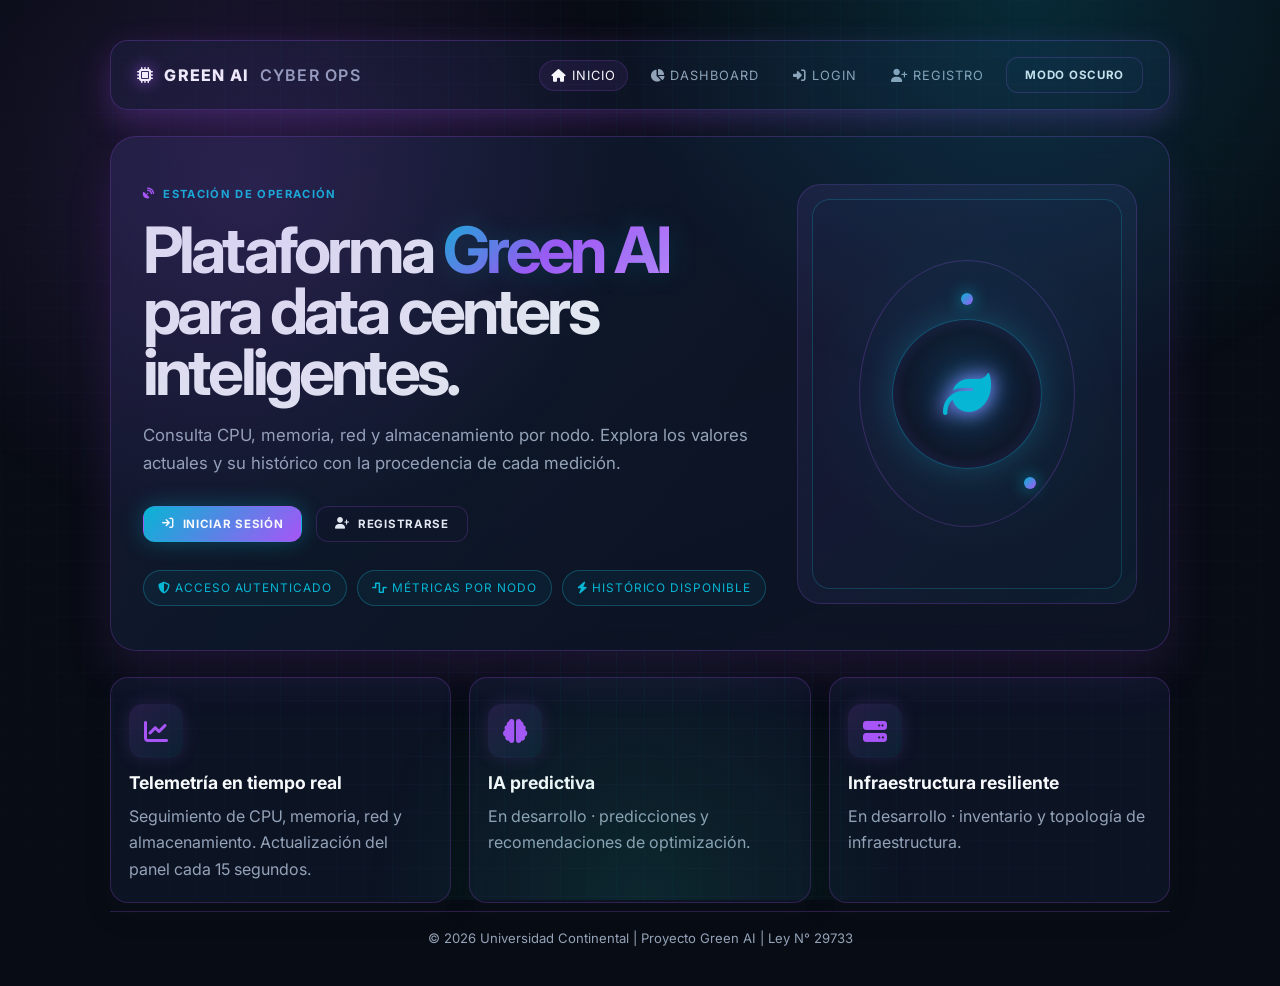
<file: index.html>
<!DOCTYPE html>
<html lang="es">
<head>
  <meta charset="UTF-8" />
  <meta name="viewport" content="width=device-width, initial-scale=1.0" />
  <title>Green AI | Cyber Fleet</title>
  <link rel="preconnect" href="https://fonts.googleapis.com">
  <link rel="preconnect" href="https://fonts.gstatic.com" crossorigin>
  <link href="https://fonts.googleapis.com/css2?family=Inter:wght@400;500;600;700;800&family=Fira+Code:wght@400;500;600;700&display=swap" rel="stylesheet">
  <link rel="stylesheet" href="https://cdnjs.cloudflare.com/ajax/libs/font-awesome/6.4.0/css/all.min.css" />
  <link rel="stylesheet" href="styles.css" />
  <script>try{if(localStorage.getItem('greenai-theme')==='light'){document.documentElement.classList.add('light-mode');}}catch(e){}</script>
  <link rel="icon" type="image/svg+xml" href="favicon.svg" />
</head>
<body class="landing-page page-shell">

    <div class="landing-container">
        <!-- Navegación Superior -->
        <nav class="navbar">
            <div class="nav-brand">
                <i class="fa-solid fa-microchip neon-icon"></i>
                Green AI <span>Cyber Ops</span>
            </div>
            <div class="nav-links">
                <a class="nav-link active" href="index.html"><i class="fa-solid fa-house"></i> Inicio</a>
                <a class="nav-link" href="dashboard.html"><i class="fa-solid fa-chart-pie"></i> Dashboard</a>
                <a class="nav-link" href="login.html"><i class="fa-solid fa-right-to-bracket"></i> Login</a>
                <a class="nav-link" href="register.html"><i class="fa-solid fa-user-plus"></i> Registro</a>
                <button id="theme-toggle" class="btn btn-secondary" type="button" role="switch" aria-checked="false" aria-label="Activar modo claro">Tema claro</button>
            </div>
        </nav>

        <!-- Tarjeta Principal (Hero) -->
        <main class="hero-panel glass-panel">
            <div class="hero-layout">
                <div>
                    <div class="eyebrow"><i class="fa-solid fa-satellite-dish"></i> Estación de operación</div>
                    <h1 class="hero-title">Plataforma <span class="highlight">Green AI</span> para data centers inteligentes.</h1>
                    <p class="hero-subtitle">
                        Consulta CPU, memoria, red y almacenamiento por nodo. Explora los valores actuales y su histórico con la procedencia de cada medición.
                    </p>

                    <div class="hero-actions">
                        <a class="btn btn-primary neon-glow" href="login.html"><i class="fa-solid fa-arrow-right-to-bracket"></i> Iniciar sesión</a>
                        <a class="btn btn-secondary" href="register.html"><i class="fa-solid fa-user-plus"></i> Registrarse</a>
                    </div>

                    <div class="hero-badges" aria-label="Indicadores de plataforma">
                        <span class="hero-stat"><i class="fa-solid fa-shield-halved"></i> Acceso autenticado</span>
                        <span class="hero-stat"><i class="fa-solid fa-wave-square"></i> Métricas por nodo</span>
                        <span class="hero-stat"><i class="fa-solid fa-bolt"></i> Histórico disponible</span>
                    </div>
                </div>

                <div class="hero-visual" aria-label="Visualización futurista">
                    <div class="hero-orbit"></div>
                    <div class="center-core"><i class="fa-solid fa-leaf neon-icon"></i></div>
                </div>
            </div>
        </main>

        <!-- Sección de Características -->
        <section class="feature-grid" aria-label="Características">
            <article class="feature-card">
                <div class="feature-icon"><i class="fa-solid fa-chart-line"></i></div>
                <h3>Telemetría en tiempo real</h3>
                <p>Seguimiento de CPU, memoria, red y almacenamiento. Actualización del panel cada 15 segundos.</p>
            </article>

            <article class="feature-card">
                <div class="feature-icon"><i class="fa-solid fa-brain"></i></div>
                <h3>IA predictiva</h3>
                <p>En desarrollo · predicciones y recomendaciones de optimización.</p>
            </article>

            <article class="feature-card">
                <div class="feature-icon"><i class="fa-solid fa-server"></i></div>
                <h3>Infraestructura resiliente</h3>
                <p>En desarrollo · inventario y topología de infraestructura.</p>
            </article>
        </section>

        <!-- Pie de página -->
        <footer>
            © 2026 Universidad Continental | Proyecto Green AI | Ley N° 29733
        </footer>
    </div>

    <script src="appearance.js"></script>
</body>
</html>
</file>
<file: styles.css>
/* ==================================================================
   VARIABLES GLOBALES & TEMAS
   ================================================================== */
:root {
  --bg-primary: #080C14;
  --bg-secondary: #0F172A;
  --bg-panel: rgba(15, 23, 42, 0.75);
  --bg-panel-strong: rgba(15, 23, 42, 0.9);
  --border-soft: rgba(168, 85, 247, 0.25);
  --border-cyan: rgba(34, 211, 238, 0.35);
  --border-green: rgba(16, 185, 129, 0.35);
  --neon-purple: #A855F7;
  --neon-purple-strong: #9333EA;
  --neon-cyan: #06B6D4;
  --neon-cyan-strong: #22D3EE;
  --neon-green: #10B981;
  --neon-amber: #F59E0B;
  --neon-red: #EF4444;
  --text-main: #E2E8F0;
  --text-strong: #F8FAFC;
  --text-muted: #94A3B8;
  --shadow-purple: rgba(168, 85, 247, 0.25);
  --shadow-cyan: rgba(6, 182, 212, 0.35);
  --shadow-green: rgba(16, 185, 129, 0.3);
  --shadow-amber: rgba(245, 158, 11, 0.3);
  --mono: 'Fira Code', 'JetBrains Mono', 'Consolas', monospace;
  --sans: 'Inter', 'Segoe UI', 'Roboto', sans-serif;
  --radius: 18px;
  --radius-sm: 12px;
  --transition: 0.25s ease;

  /* Superficies (respetan tema oscuro/claro) */
  --surface: rgba(15, 23, 42, 0.76);
  --surface-strong: rgba(15, 23, 42, 0.9);
  --surface-soft: rgba(8, 12, 20, 0.36);
  --input-bg: rgba(8, 12, 20, 0.8);
  --chart-bg: linear-gradient(180deg, rgba(8, 12, 20, 0.35), rgba(15, 23, 42, 0.18));
  --network-bg: linear-gradient(180deg, rgba(8, 12, 20, 0.82), rgba(15, 23, 42, 0.9));
  --hero-bg: linear-gradient(160deg, rgba(15, 23, 42, 0.9), rgba(15, 23, 42, 0.72));
}

/* Paleta Modo Claro */
html.light-mode {
  --bg-primary: #F1F5F9;
  --bg-secondary: #FFFFFF;
  --bg-panel: rgba(255, 255, 255, 0.82);
  --bg-panel-strong: rgba(255, 255, 255, 0.97);

  --border-soft: rgba(100, 116, 139, 0.22);
  --border-cyan: rgba(8, 145, 178, 0.4);
  --border-green: rgba(5, 150, 105, 0.4);

  --neon-purple: #7C3AED;
  --neon-purple-strong: #6D28D9;
  --neon-cyan: #0891B2;
  --neon-cyan-strong: #06B6D4;
  --neon-green: #059669;
  --neon-amber: #B45309;
  --neon-red: #DC2626;

  --text-main: #1E293B;
  --text-strong: #0F172A;
  --text-muted: #64748B;

  --shadow-purple: rgba(100, 116, 139, 0.2);
  --shadow-cyan: rgba(8, 145, 178, 0.28);
  --shadow-green: rgba(5, 150, 105, 0.26);
  --shadow-amber: rgba(180, 83, 9, 0.28);

  --surface: #FFFFFF;
  --surface-strong: #FFFFFF;
  --surface-soft: rgba(241, 245, 249, 0.9);
  --input-bg: #FFFFFF;
  --chart-bg: linear-gradient(180deg, rgba(241, 245, 249, 0.6), rgba(255, 255, 255, 0.5));
  --network-bg: linear-gradient(180deg, rgba(241, 245, 249, 0.92), rgba(255, 255, 255, 0.96));
  --hero-bg: linear-gradient(160deg, #FFFFFF, rgba(241, 245, 249, 0.9));
}

html.light-mode body::before {
  background-image:
    linear-gradient(rgba(100, 116, 139, 0.05) 1px, transparent 1px),
    linear-gradient(90deg, rgba(100, 116, 139, 0.05) 1px, transparent 1px);
}

html.light-mode body::after {
  background: radial-gradient(circle at 20% 20%, rgba(124, 58, 237, 0.06), transparent 30%),
    radial-gradient(circle at 80% 0%, rgba(8, 145, 178, 0.07), transparent 30%),
    radial-gradient(circle at 50% 100%, rgba(5, 150, 105, 0.06), transparent 25%);
}

/* ==================================================================
   ESTILOS GENERALES
   ================================================================== */
* {
  box-sizing: border-box;
}

html {
  scroll-behavior: smooth;
}

body {
  margin: 0;
  min-height: 100vh;
  background: var(--bg-primary);
  color: var(--text-main);
  font-family: var(--sans);
  position: relative;
  overflow-x: hidden;
}

body::before {
  content: "";
  position: fixed;
  inset: 0;
  background-image:
    linear-gradient(rgba(168, 85, 247, 0.06) 1px, transparent 1px),
    linear-gradient(90deg, rgba(6, 182, 212, 0.06) 1px, transparent 1px);
  background-size: 28px 28px;
  mask-image: radial-gradient(circle at center, rgba(0,0,0,1), rgba(0,0,0,0.2));
  pointer-events: none;
  z-index: 0;
}

body::after {
  content: "";
  position: fixed;
  inset: 0;
  background: radial-gradient(circle at 20% 20%, rgba(168, 85, 247, 0.16), transparent 30%),
    radial-gradient(circle at 80% 0%, rgba(6, 182, 212, 0.18), transparent 30%),
    radial-gradient(circle at 50% 100%, rgba(16, 185, 129, 0.12), transparent 25%);
  pointer-events: none;
  z-index: 0;
}

img, svg, canvas {
  display: block;
  max-width: 100%;
}

a {
  color: inherit;
  text-decoration: none;
}

button, input, select {
  font: inherit;
}

.mono {
  font-family: var(--mono);
}

.glass-panel {
  background: var(--bg-panel);
  backdrop-filter: blur(16px);
  border: 1px solid var(--border-soft);
  box-shadow: 0 8px 32px 0 var(--shadow-purple);
}

.neon-glow {
  box-shadow: 0 0 20px rgba(6, 182, 212, 0.55);
}

.neon-icon {
  filter: drop-shadow(0 0 8px rgba(168, 85, 247, 0.85));
}

.status-dot {
  display: inline-flex;
  align-items: center;
  justify-content: center;
  width: 10px;
  height: 10px;
  border-radius: 50%;
  background: var(--neon-green);
  box-shadow: 0 0 14px rgba(16, 185, 129, 0.9);
}

.page-shell {
  position: relative;
  z-index: 1;
}

.topbar {
  width: min(1280px, calc(100% - 32px));
  margin: 28px auto 24px;
  display: flex;
  align-items: center;
  justify-content: space-between;
  gap: 16px;
  padding: 18px 26px;
  border-radius: var(--radius);
  background: rgba(15, 23, 42, 0.7);
  border: 1px solid var(--border-soft);
  box-shadow: 0 18px 38px rgba(15, 23, 42, 0.3);
}

.brand-group {
  display: flex;
  align-items: center;
  gap: 12px;
}

.brand-mark {
  width: 40px;
  height: 40px;
  display: grid;
  place-items: center;
  border-radius: 12px;
  background: linear-gradient(135deg, rgba(168, 85, 247, 0.18), rgba(6, 182, 212, 0.13));
  border: 1px solid rgba(168, 85, 247, 0.5);
  color: var(--neon-cyan);
  box-shadow: 0 0 20px rgba(6, 182, 212, 0.2);
}

.brand-name {
  font-weight: 700;
  font-size: 1.1rem;
  letter-spacing: 0.08em;
  text-transform: uppercase;
}

.brand-name span {
  color: var(--text-muted);
  font-weight: 600;
}

.brand-badge {
  display: inline-flex;
  align-items: center;
  gap: 8px;
  padding: 6px 10px;
  border-radius: 999px;
  font-size: 0.72rem;
  letter-spacing: 0.08em;
  text-transform: uppercase;
  color: var(--neon-cyan);
  background: rgba(6, 182, 212, 0.08);
  border: 1px solid rgba(6, 182, 212, 0.25);
}

.topbar-actions {
  display: flex;
  align-items: center;
  gap: 12px;
  flex-wrap: wrap;
  justify-content: flex-end;
}

.cluster-pill {
  display: inline-flex;
  align-items: center;
  gap: 9px;
  padding: 8px 12px;
  font-size: 0.72rem;
  letter-spacing: 0.08em;
  text-transform: uppercase;
  border-radius: 999px;
  background: rgba(16, 185, 129, 0.08);
  border: 1px solid rgba(16, 185, 129, 0.4);
  color: var(--neon-green);
}

.clock {
  min-width: 110px;
  text-align: center;
  padding: 8px 12px;
  border-radius: 10px;
  background: rgba(15, 23, 42, 0.9);
  border: 1px solid rgba(168, 85, 247, 0.2);
  font-family: var(--mono);
  font-size: 0.82rem;
  color: var(--text-strong);
}

.user-pill {
  display: inline-flex;
  align-items: center;
  gap: 8px;
  padding: 8px 12px;
  border-radius: 10px;
  background: rgba(168, 85, 247, 0.08);
  border: 1px solid rgba(168, 85, 247, 0.18);
  color: var(--text-strong);
}

.user-pill i {
  color: var(--neon-purple);
}

.btn {
  border: 1px solid transparent;
  border-radius: 12px;
  padding: 10px 18px;
  font-weight: 700;
  letter-spacing: 0.06em;
  text-transform: uppercase;
  font-size: 0.72rem;
  display: inline-flex;
  align-items: center;
  justify-content: center;
  gap: 8px;
  cursor: pointer;
  transition: transform var(--transition), box-shadow var(--transition), border-color var(--transition), background var(--transition);
}

.btn:hover {
  transform: translateY(-1px);
}

.btn-primary {
  background: linear-gradient(135deg, var(--neon-cyan) 0%, var(--neon-purple) 100%);
  color: var(--text-strong);
  box-shadow: 0 0 22px rgba(6, 182, 212, 0.32);
}

.btn-primary:hover {
  box-shadow: 0 0 26px rgba(6, 182, 212, 0.6);
}

.btn-secondary {
  background: rgba(15, 23, 42, 0.7);
  border-color: rgba(168, 85, 247, 0.22);
  color: var(--text-main);
}

.btn-secondary:hover {
  border-color: rgba(6, 182, 212, 0.5);
  box-shadow: 0 0 18px rgba(6, 182, 212, 0.2);
}

.landing-shell,
.auth-shell,
.dashboard-shell,
.network-shell {
  width: min(1280px, calc(100% - 32px));
  margin: 0 auto 36px;
  position: relative;
  z-index: 1;
}

.landing-nav {
  margin-top: 28px;
  display: flex;
  justify-content: space-between;
  align-items: center;
  gap: 16px;
  padding: 18px 24px;
  border-radius: var(--radius);
  background: rgba(15, 23, 42, 0.65);
  border: 1px solid var(--border-soft);
  box-shadow: 0 12px 32px rgba(168, 85, 247, 0.08);
}

.landing-nav .nav-links {
  display: flex;
  align-items: center;
  gap: 14px;
  flex-wrap: wrap;
}

.nav-link {
  color: var(--text-muted);
  font-size: 0.8rem;
  letter-spacing: 0.08em;
  text-transform: uppercase;
  padding: 8px 12px;
  border-radius: 999px;
  transition: color var(--transition), background var(--transition), box-shadow var(--transition);
}

.nav-link:hover,
.nav-link.active {
  background: rgba(168, 85, 247, 0.08);
  color: var(--text-strong);
  box-shadow: inset 0 0 0 1px rgba(168, 85, 247, 0.18);
}

.hero-panel {
  margin-top: 24px;
  padding: 44px 32px;
  border-radius: 26px;
  background: linear-gradient(160deg, rgba(15, 23, 42, 0.9), rgba(15, 23, 42, 0.72));
  border: 1px solid var(--border-soft);
  box-shadow: 0 24px 48px rgba(168, 85, 247, 0.12);
  position: relative;
  overflow: hidden;
}

.hero-panel::before {
  content: "";
  position: absolute;
  inset: 0;
  background: linear-gradient(120deg, rgba(168, 85, 247, 0.05), rgba(6, 182, 212, 0.02), transparent 60%);
  pointer-events: none;
}

.hero-layout {
  position: relative;
  display: grid;
  grid-template-columns: 1.3fr 0.7fr;
  gap: 22px;
  align-items: center;
}

.eyebrow {
  display: inline-flex;
  align-items: center;
  gap: 8px;
  color: var(--neon-cyan);
  font-size: 0.7rem;
  font-weight: 700;
  letter-spacing: 0.12em;
  text-transform: uppercase;
  margin-bottom: 18px;
}

.eyebrow i {
  color: var(--neon-purple);
}

.hero-title {
  font-size: clamp(2.5rem, 5vw, 4.4rem);
  line-height: 0.96;
  margin: 0 0 18px;
  letter-spacing: -0.06em;
}

.hero-title .highlight {
  background: linear-gradient(135deg, var(--neon-cyan) 0%, var(--neon-purple) 48%, #C084FC 100%);
  -webkit-background-clip: text;
  background-clip: text;
  color: transparent;
  text-shadow: 0 0 30px rgba(6, 182, 212, 0.2);
}

.hero-subtitle {
  max-width: 670px;
  margin: 0 0 28px;
  color: var(--text-muted);
  font-size: 1.05rem;
  line-height: 1.7;
}

.hero-actions {
  display: flex;
  flex-wrap: wrap;
  gap: 14px;
  margin-bottom: 28px;
}

.hero-badges {
  display: flex;
  flex-wrap: wrap;
  gap: 10px;
}

.hero-stat {
  padding: 10px 14px;
  border-radius: 999px;
  border: 1px solid rgba(34, 211, 238, 0.25);
  background: rgba(6, 182, 212, 0.06);
  color: var(--neon-cyan);
  font-size: 0.74rem;
  letter-spacing: 0.08em;
  text-transform: uppercase;
}

.hero-visual {
  position: relative;
  height: min(420px, 42vw);
  min-height: 260px;
  border-radius: 24px;
  background: linear-gradient(135deg, rgba(168, 85, 247, 0.1), rgba(6, 182, 212, 0.06));
  border: 1px solid rgba(168, 85, 247, 0.2);
  overflow: hidden;
}

.hero-visual::before {
  content: "";
  position: absolute;
  inset: 14px;
  border-radius: 18px;
  border: 1px solid rgba(34, 211, 238, 0.2);
  background: radial-gradient(circle at center, rgba(6, 182, 212, 0.08), rgba(15, 23, 42, 0.25) 65%);
}

.hero-orbit {
  position: absolute;
  inset: 18% 18%;
  border-radius: 50%;
  border: 1px solid rgba(168, 85, 247, 0.25);
  animation: spin 14s linear infinite;
}

.hero-orbit::before,
.hero-orbit::after {
  content: "";
  position: absolute;
  width: 12px;
  height: 12px;
  border-radius: 50%;
  background: linear-gradient(135deg, var(--neon-cyan), var(--neon-purple));
  box-shadow: 0 0 16px rgba(6, 182, 212, 0.8);
}

.hero-orbit::before {
  top: 12%;
  left: 50%;
  transform: translateX(-50%);
}

.hero-orbit::after {
  bottom: 14%;
  right: 18%;
}

.center-core {
  position: absolute;
  inset: 50% auto auto 50%;
  transform: translate(-50%, -50%);
  width: 150px;
  height: 150px;
  border-radius: 50%;
  display: grid;
  place-items: center;
  background: radial-gradient(circle, rgba(6, 182, 212, 0.12), rgba(15, 23, 42, 0.4) 60%, rgba(168, 85, 247, 0.18));
  border: 1px solid rgba(6, 182, 212, 0.35);
  box-shadow: 0 0 32px rgba(34, 211, 238, 0.2);
}

.center-core i {
  font-size: 3rem;
  color: var(--neon-cyan);
  text-shadow: 0 0 22px rgba(34, 211, 238, 0.6);
}

.feature-grid {
  display: grid;
  grid-template-columns: repeat(3, minmax(0, 1fr));
  gap: 18px;
  margin-top: 26px;
}

.feature-card {
  padding: 26px 18px 20px;
  border-radius: 18px;
  background: rgba(15, 23, 42, 0.72);
  border: 1px solid rgba(168, 85, 247, 0.22);
  box-shadow: 0 10px 28px rgba(15, 23, 42, 0.2);
  transition: transform var(--transition), border-color var(--transition), box-shadow var(--transition);
}

.feature-card:hover {
  transform: translateY(-4px);
  border-color: rgba(168, 85, 247, 0.5);
  box-shadow: 0 14px 38px rgba(168, 85, 247, 0.12);
}

.feature-icon {
  width: 54px;
  height: 54px;
  display: grid;
  place-items: center;
  border-radius: 14px;
  background: linear-gradient(135deg, rgba(168, 85, 247, 0.16), rgba(6, 182, 212, 0.08));
  color: var(--neon-purple);
  margin-bottom: 14px;
  font-size: 1.5rem;
  box-shadow: 0 0 18px rgba(168, 85, 247, 0.15);
}

.feature-card h3 {
  margin: 0 0 10px;
  font-size: 1.1rem;
  color: var(--text-strong);
}

.feature-card p {
  margin: 0;
  color: var(--text-muted);
  line-height: 1.65;
}

.auth-shell {
  min-height: calc(100vh - 90px);
  display: grid;
  place-items: center;
  padding: 20px 0;
}

.auth-panel {
  width: min(480px, calc(100% - 20px));
  padding: 28px 24px 24px;
  border-radius: 24px;
  background: rgba(15, 23, 42, 0.75);
  border: 1px solid rgba(168, 85, 247, 0.3);
  backdrop-filter: blur(16px);
  box-shadow: 0 16px 42px rgba(168, 85, 247, 0.14);
  position: relative;
  overflow: hidden;
}

.auth-panel::before {
  content: "";
  position: absolute;
  inset: -1px;
  border-radius: inherit;
  background: linear-gradient(90deg, rgba(168, 85, 247, 0.4), rgba(6, 182, 212, 0.55), rgba(16, 185, 129, 0.4), rgba(168, 85, 247, 0.4));
  background-size: 200% 100%;
  animation: gradientMove 6s linear infinite;
  z-index: 0;
  mask: linear-gradient(#fff 0 0) content-box, linear-gradient(#fff 0 0);
  -webkit-mask: linear-gradient(#fff 0 0) content-box, linear-gradient(#fff 0 0);
  mask-composite: exclude;
  -webkit-mask-composite: xor;
  padding: 1px;
}

.auth-panel > * {
  position: relative;
  z-index: 1;
}

.auth-topbar {
  display: flex;
  align-items: center;
  justify-content: space-between;
  gap: 10px;
  margin-bottom: 18px;
}

.auth-brand {
  display: inline-flex;
  align-items: center;
  gap: 8px;
  font-weight: 700;
  letter-spacing: 0.06em;
  text-transform: uppercase;
}

.auth-link {
  color: var(--text-muted);
  font-size: 0.78rem;
  letter-spacing: 0.06em;
  text-transform: uppercase;
}

.auth-link:hover {
  color: var(--neon-cyan);
}

.auth-header {
  text-align: center;
  margin-bottom: 22px;
}

.auth-header h1 {
  margin: 0 0 8px;
  font-size: clamp(1.7rem, 3vw, 2.1rem);
  color: var(--text-strong);
  letter-spacing: 0.08em;
  text-transform: uppercase;
}

.auth-header p {
  margin: 0;
  color: var(--text-muted);
  font-size: 0.88rem;
  line-height: 1.6;
}

.form-grid {
  display: grid;
  gap: 18px;
}

.input-group {
  position: relative;
}

.input-group i {
  position: absolute;
  left: 14px;
  top: 50%;
  transform: translateY(-50%);
  color: var(--text-muted);
}

.input-group input,
.input-group select {
  width: 100%;
  background: rgba(8, 12, 20, 0.8);
  border: 1px solid rgba(148, 163, 184, 0.18);
  border-radius: 12px;
  height: 52px;
  padding: 0 14px 0 42px;
  color: var(--text-main);
  transition: border-color var(--transition), box-shadow var(--transition), transform var(--transition);
}

.input-group input::placeholder {
  color: rgba(148, 163, 184, 0.9);
}

.input-group input:focus,
.input-group select:focus {
  outline: none;
  border-color: rgba(6, 182, 212, 0.9);
  box-shadow: 0 0 14px rgba(6, 182, 212, 0.35);
}

.input-group select {
  appearance: none;
}

.password-strength {
  margin-top: 8px;
}

.strength-meter {
  height: 8px;
  border-radius: 999px;
  background: rgba(148, 163, 184, 0.12);
  overflow: hidden;
  border: 1px solid rgba(148, 163, 184, 0.15);
}

.strength-fill {
  width: 0%;
  height: 100%;
  border-radius: inherit;
  transition: width 0.25s ease, background 0.25s ease;
  background: #ef4444;
}

.strength-text {
  margin-top: 6px;
  font-size: 0.72rem;
  letter-spacing: 0.06em;
  text-transform: uppercase;
  color: var(--text-muted);
}

.submit-btn {
  width: 100%;
  height: 52px;
  margin-top: 4px;
}

.form-footer {
  margin-top: 18px;
  text-align: center;
  color: var(--text-muted);
  font-size: 0.82rem;
}

.form-footer a {
  color: var(--neon-cyan);
}

.message-box {
  min-height: 22px;
  margin-top: 14px;
  text-align: center;
  font-size: 0.8rem;
  font-weight: 600;
}

.dashboard-shell {
  padding-bottom: 12px;
}

.kpi-grid {
  display: grid;
  grid-template-columns: repeat(4, minmax(0, 1fr));
  gap: 18px;
  margin-bottom: 20px;
}

.kpi-card {
  position: relative;
  padding: 20px 18px 16px;
  background: rgba(15, 23, 42, 0.76);
  border: 1px solid rgba(168, 85, 247, 0.18);
  border-radius: 20px;
  box-shadow: 0 12px 26px rgba(15, 23, 42, 0.2);
  transition: transform var(--transition), border-color var(--transition), box-shadow var(--transition);
  overflow: hidden;
}

.kpi-card::before {
  content: "";
  position: absolute;
  inset: -35% auto auto -20%;
  width: 180px;
  height: 180px;
  border-radius: 50%;
  background: radial-gradient(circle, rgba(168, 85, 247, 0.14), transparent 70%);
  pointer-events: none;
}

.kpi-card:hover {
  transform: translateY(-4px);
  border-color: rgba(6, 182, 212, 0.28);
  box-shadow: 0 16px 28px rgba(6, 182, 212, 0.09);
}

.kpi-head {
  display: flex;
  align-items: center;
  justify-content: space-between;
  gap: 12px;
  margin-bottom: 18px;
}

.kpi-icon {
  width: 42px;
  height: 42px;
  display: grid;
  place-items: center;
  border-radius: 12px;
  color: var(--text-strong);
  background: linear-gradient(135deg, rgba(168, 85, 247, 0.18), rgba(6, 182, 212, 0.12));
  border: 1px solid rgba(168, 85, 247, 0.2);
  box-shadow: 0 0 24px rgba(168, 85, 247, 0.1);
}

.kpi-badge {
  display: inline-flex;
  align-items: center;
  gap: 6px;
  padding: 6px 10px;
  border-radius: 999px;
  font-size: 0.62rem;
  letter-spacing: 0.08em;
  text-transform: uppercase;
  border: 1px solid transparent;
}

.kpi-badge.success {
  color: var(--neon-green);
  background: rgba(16, 185, 129, 0.08);
  border-color: rgba(16, 185, 129, 0.22);
}

.kpi-badge.cyan {
  color: var(--neon-cyan);
  background: rgba(6, 182, 212, 0.08);
  border-color: rgba(6, 182, 212, 0.22);
}

.kpi-badge.purple {
  color: #d8b4fe;
  background: rgba(168, 85, 247, 0.08);
  border-color: rgba(168, 85, 247, 0.22);
}

.kpi-label {
  display: block;
  color: var(--text-muted);
  font-size: 0.72rem;
  letter-spacing: 0.08em;
  text-transform: uppercase;
  margin-bottom: 10px;
}

.kpi-value {
  display: flex;
  align-items: baseline;
  justify-content: space-between;
  gap: 10px;
}

.kpi-value strong {
  font-size: clamp(1.7rem, 3vw, 2.15rem);
  line-height: 1;
  color: var(--text-strong);
}

.kpi-value span {
  color: var(--text-muted);
  font-size: 0.8rem;
}

.chart-grid {
  display: grid;
  grid-template-columns: repeat(3, minmax(0, 1fr));
  gap: 18px;
  margin-bottom: 20px;
}

.chart-card,
.table-card,
.network-panel {
  padding: 20px 18px 18px;
  border-radius: 20px;
  background: rgba(15, 23, 42, 0.76);
  border: 1px solid rgba(168, 85, 247, 0.18);
  box-shadow: 0 12px 26px rgba(15, 23, 42, 0.2);
}

.chart-header {
  display: flex;
  align-items: center;
  justify-content: space-between;
  gap: 12px;
  margin-bottom: 14px;
}

.chart-header h3,
.table-card h3 {
  margin: 0;
  color: var(--text-strong);
  font-size: 1rem;
  letter-spacing: 0.04em;
}

.chart-sub {
  color: var(--text-muted);
  font-size: 0.72rem;
  letter-spacing: 0.08em;
  text-transform: uppercase;
}

.chart-surface {
  position: relative;
  height: 280px;
  border-radius: 16px;
  overflow: hidden;
  background: linear-gradient(180deg, rgba(8, 12, 20, 0.35), rgba(15, 23, 42, 0.18));
  border: 1px solid rgba(168, 85, 247, 0.12);
}

.chart-surface::before {
  content: "";
  position: absolute;
  inset: 0;
  background: linear-gradient(90deg, rgba(6, 182, 212, 0.04), transparent 30%, transparent 70%, rgba(168, 85, 247, 0.05));
  pointer-events: none;
  animation: scanline 7s linear infinite;
}

.table-card {
  margin-bottom: 18px;
}

.table-wrapper {
  overflow-x: auto;
  margin-top: 18px;
}

.data-table {
  width: 100%;
  border-collapse: collapse;
  border-spacing: 0;
  min-width: 760px;
}

.data-table th,
.data-table td {
  padding: 12px 14px;
  border-bottom: 1px solid rgba(148, 163, 184, 0.12);
  text-align: left;
}

.data-table thead th {
  color: var(--text-muted);
  font-size: 0.72rem;
  letter-spacing: 0.08em;
  text-transform: uppercase;
  background: rgba(8, 12, 20, 0.45);
  font-family: var(--mono);
}

.data-table tbody td {
  color: var(--text-main);
  font-size: 0.88rem;
}

.data-table tbody tr:hover {
  background: rgba(168, 85, 247, 0.04);
}

.tag {
  display: inline-flex;
  align-items: center;
  justify-content: center;
  padding: 6px 10px;
  border-radius: 999px;
  border: 1px solid transparent;
  line-height: 1;
  font-size: 0.67rem;
  letter-spacing: 0.08em;
  text-transform: uppercase;
}

.tag.success {
  background: rgba(16, 185, 129, 0.08);
  border-color: rgba(16, 185, 129, 0.35);
  color: var(--neon-green);
}

.tag.cyan {
  background: rgba(6, 182, 212, 0.08);
  border-color: rgba(6, 182, 212, 0.35);
  color: var(--neon-cyan);
}

.tag.purple {
  background: rgba(168, 85, 247, 0.08);
  border-color: rgba(168, 85, 247, 0.35);
  color: #d8b4fe;
}

.network-shell {
  padding-bottom: 30px;
}

.network-layout {
  display: grid;
  grid-template-columns: minmax(0, 2.2fr) minmax(280px, 0.8fr);
  gap: 18px;
}

.visual-panel,
.legend-panel {
  position: relative;
  padding: 18px;
  border-radius: 22px;
  background: rgba(15, 23, 42, 0.78);
  border: 1px solid rgba(168, 85, 247, 0.2);
  box-shadow: 0 14px 38px rgba(15, 23, 42, 0.2);
}

.panel-head {
  display: flex;
  align-items: center;
  justify-content: space-between;
  gap: 12px;
  margin-bottom: 16px;
}

.panel-head h2 {
  margin: 0;
  font-size: 1rem;
  letter-spacing: 0.08em;
  text-transform: uppercase;
  color: var(--text-strong);
}

.panel-chip {
  padding: 7px 10px;
  border-radius: 999px;
  border: 1px solid rgba(16, 185, 129, 0.25);
  color: var(--neon-green);
  background: rgba(16, 185, 129, 0.08);
  font-size: 0.62rem;
  letter-spacing: 0.08em;
  text-transform: uppercase;
}

.network-canvas {
  position: relative;
  min-height: 720px;
  border-radius: 18px;
  overflow: hidden;
  background: linear-gradient(180deg, rgba(8, 12, 20, 0.82), rgba(15, 23, 42, 0.9));
  border: 1px solid rgba(6, 182, 212, 0.18);
}

.network-svg {
  position: absolute;
  inset: 0;
  width: 100%;
  height: 100%;
  z-index: 1;
}

.flow-line {
  fill: none;
  stroke: url(#networkGradient);
  stroke-width: 2.1;
  stroke-linecap: round;
  stroke-dasharray: 10 18;
  animation: networkFlow 3s linear infinite;
  opacity: 0.92;
}

.flow-line.alt {
  stroke: url(#networkGradientAlt);
  stroke-width: 1.6;
  opacity: 0.8;
}

.server-grid {
  position: relative;
  z-index: 2;
  display: grid;
  grid-template-columns: repeat(2, minmax(220px, 1fr));
  gap: 18px;
  padding: 142px 20px 22px;
}

.server-card {
  padding: 18px 16px 14px;
  border-radius: 18px;
  border: 1px solid rgba(6, 182, 212, 0.23);
  background: rgba(15, 23, 42, 0.88);
  box-shadow: 0 10px 28px rgba(15, 23, 42, 0.2);
  transition: transform var(--transition), border-color var(--transition), box-shadow var(--transition);
}

.server-card:hover {
  transform: translateY(-2px);
  border-color: rgba(168, 85, 247, 0.32);
  box-shadow: 0 16px 28px rgba(168, 85, 247, 0.08);
}

.server-card.online {
  border-color: rgba(16, 185, 129, 0.4);
}

.server-card.offline {
  border-color: rgba(239, 68, 68, 0.35);
}

.server-header {
  display: flex;
  align-items: center;
  justify-content: space-between;
  gap: 10px;
  margin-bottom: 16px;
}

.server-name {
  color: var(--text-strong);
  font-weight: 700;
  letter-spacing: 0.04em;
  font-family: var(--mono);
}

.server-status {
  padding: 5px 8px;
  border-radius: 999px;
  font-size: 0.6rem;
  letter-spacing: 0.08em;
  text-transform: uppercase;
}

.server-status.online {
  color: var(--neon-green);
  background: rgba(16, 185, 129, 0.08);
  border: 1px solid rgba(16, 185, 129, 0.25);
}

.server-status.offline {
  color: var(--neon-red);
  background: rgba(239, 68, 68, 0.08);
  border: 1px solid rgba(239, 68, 68, 0.25);
}

.server-meta {
  display: grid;
  grid-template-columns: repeat(2, minmax(0, 1fr));
  gap: 10px 12px;
  padding-top: 12px;
  border-top: 1px solid rgba(148, 163, 184, 0.12);
}

.server-meta-item {
  display: flex;
  flex-direction: column;
  gap: 5px;
}

.meta-label {
  font-size: 0.62rem;
  text-transform: uppercase;
  letter-spacing: 0.08em;
  color: var(--text-muted);
}

.meta-value {
  font-family: var(--mono);
  font-size: 0.82rem;
  color: var(--text-strong);
}

.server-metrics {
  display: grid;
  grid-template-columns: repeat(2, minmax(0, 1fr));
  gap: 8px;
  margin-top: 12px;
}

.metric-box {
  display: flex;
  align-items: center;
  justify-content: space-between;
  gap: 8px;
  padding: 8px 10px;
  border-radius: 10px;
  background: rgba(8, 12, 20, 0.44);
  border: 1px solid rgba(148, 163, 184, 0.08);
}

.metric-box span {
  color: var(--text-muted);
  font-size: 0.6rem;
  letter-spacing: 0.08em;
  text-transform: uppercase;
}

.metric-box strong {
  font-family: var(--mono);
  font-size: 0.77rem;
  color: var(--text-strong);
}

.switch-core {
  position: absolute;
  left: 50%;
  top: 28px;
  transform: translateX(-50%);
  width: min(260px, 42%);
  min-width: 180px;
  padding: 18px 16px;
  border-radius: 18px;
  background: linear-gradient(180deg, rgba(16, 185, 129, 0.12), rgba(15, 23, 42, 0.86));
  border: 1px solid rgba(16, 185, 129, 0.35);
  box-shadow: 0 0 28px rgba(16, 185, 129, 0.14);
  z-index: 3;
}

.switch-core .switch-label {
  display: flex;
  align-items: center;
  justify-content: center;
  gap: 8px;
  font-size: 0.65rem;
  letter-spacing: 0.12em;
  text-transform: uppercase;
  color: var(--neon-green);
  margin-bottom: 10px;
}

.switch-core .switch-name {
  text-align: center;
  font-size: 0.88rem;
  letter-spacing: 0.06em;
  font-weight: 700;
  font-family: var(--mono);
  color: var(--text-strong);
}

.switch-core .switch-band {
  height: 8px;
  border-radius: 999px;
  margin-top: 14px;
  background: linear-gradient(90deg, var(--neon-green) 0%, var(--neon-cyan) 50%, var(--neon-purple) 100%);
  box-shadow: 0 0 16px rgba(16, 185, 129, 0.4);
}

.legend-panel {
  display: flex;
  flex-direction: column;
  gap: 16px;
}

.summary-list {
  display: grid;
  gap: 10px;
}

.summary-item {
  display: flex;
  align-items: center;
  justify-content: space-between;
  gap: 10px;
  padding: 12px 14px;
  border-radius: 14px;
  background: rgba(8, 12, 20, 0.36);
  border: 1px solid rgba(148, 163, 184, 0.08);
}

.summary-item strong {
  font-family: var(--mono);
  font-size: 0.9rem;
  color: var(--text-strong);
}

/* ==================================================================
   CARRUSEL DE SERVIDORES - IMPROVED
   ================================================================== */

/* Líneas de tráfico dinámicas */
#traffic-lines path {
  stroke-width: 2.5;
  stroke-linecap: round;
  stroke-linejoin: round;
  fill: none;
  filter: url(#glow);
  opacity: 0.8;
  transition: all 0.4s cubic-bezier(0.34, 1.56, 0.64, 1);
}

#traffic-lines path:nth-child(1) {
  stroke: url(#networkGradient);
  animation: flowPulse1 3s ease-in-out infinite;
}

#traffic-lines path:nth-child(2) {
  stroke: url(#networkGradientAlt);
  animation: flowPulse2 3s ease-in-out infinite 0.3s;
}

#traffic-lines path:nth-child(3) {
  stroke: url(#networkGradient);
  animation: flowPulse3 3s ease-in-out infinite 0.6s;
}

#traffic-lines path:nth-child(4) {
  stroke: url(#networkGradientAlt);
  animation: flowPulse4 3s ease-in-out infinite 0.9s;
}

@keyframes flowPulse1 {
  0%, 100% { opacity: 0.6; stroke-width: 2; }
  50% { opacity: 1; stroke-width: 3.2; }
}

@keyframes flowPulse2 {
  0%, 100% { opacity: 0.6; stroke-width: 2; }
  50% { opacity: 1; stroke-width: 3.2; }
}

@keyframes flowPulse3 {
  0%, 100% { opacity: 0.6; stroke-width: 2; }
  50% { opacity: 1; stroke-width: 3.2; }
}

@keyframes flowPulse4 {
  0%, 100% { opacity: 0.6; stroke-width: 2; }
  50% { opacity: 1; stroke-width: 3.2; }
}

.carousel-container {
  position: relative;
  z-index: 2;
  padding: 140px 20px 80px;
  min-height: 350px;
}

.carousel-content {
  display: grid;
  grid-template-columns: repeat(2, minmax(200px, 1fr));
  gap: 16px;
  animation: fadeIn 0.8s ease-out forwards;
}

.carousel-content.fade-in {
  animation: fadeIn 0.8s ease-out forwards;
}

@keyframes fadeIn {
  from {
    opacity: 0;
  }
  to {
    opacity: 1;
  }
}

@keyframes fadeOut {
  from {
    opacity: 1;
  }
  to {
    opacity: 0;
  }
}

.carousel-content.fade-out {
  animation: fadeOut 0.6s ease-out forwards;
}

.carousel-progress {
  position: absolute;
  bottom: 20px;
  left: 50%;
  transform: translateX(-50%);
  width: 100%;
  display: flex;
  justify-content: center;
  padding: 0 20px;
}

.progress-dots {
  display: flex;
  gap: 12px;
  align-items: center;
  justify-content: center;
  flex-wrap: wrap;
  max-width: 600px;
}

.progress-dot {
  width: 10px;
  height: 10px;
  border-radius: 50%;
  background: rgba(148, 163, 184, 0.3);
  cursor: pointer;
  transition: all 0.2s ease;
  border: 1px solid rgba(148, 163, 184, 0.15);
}

.progress-dot.active {
  width: 32px;
  background: linear-gradient(90deg, #A855F7 0%, #7C3AED 100%);
  box-shadow: 0 0 16px rgba(168, 85, 247, 0.8), inset 0 0 8px rgba(255, 255, 255, 0.1);
  border: 1px solid rgba(168, 85, 247, 0.6);
  animation: loadingBar 8s linear forwards;
  position: relative;
}

@keyframes loadingBar {
  0% {
    width: 10px;
    box-shadow: 0 0 8px rgba(168, 85, 247, 0.4), inset 0 0 4px rgba(255, 255, 255, 0.05);
  }
  25% {
    width: 18px;
    box-shadow: 0 0 16px rgba(168, 85, 247, 0.6), inset 0 0 6px rgba(255, 255, 255, 0.08);
  }
  50% {
    width: 26px;
    box-shadow: 0 0 20px rgba(168, 85, 247, 0.8), inset 0 0 10px rgba(255, 255, 255, 0.12);
  }
  75% {
    width: 30px;
    box-shadow: 0 0 18px rgba(168, 85, 247, 0.7), inset 0 0 8px rgba(255, 255, 255, 0.1);
  }
  100% {
    width: 32px;
    box-shadow: 0 0 16px rgba(168, 85, 247, 0.6), inset 0 0 8px rgba(255, 255, 255, 0.1);
  }
}

.progress-dot:hover {
  background: rgba(168, 85, 247, 0.5);
  transform: scale(1.15);
}

/* Carrusel de servidor mejorado */
#carousel-servers .server-card {
  padding: 16px 14px 12px;
  min-height: 160px;
  display: flex;
  flex-direction: column;
  justify-content: space-between;
}

#carousel-servers .server-header {
  margin-bottom: 12px;
}

#carousel-servers .server-name {
  font-size: 0.9rem;
}

#carousel-servers .server-meta {
  gap: 8px 10px;
  padding-top: 10px;
}

#carousel-servers .meta-label {
  font-size: 0.58rem;
}

#carousel-servers .meta-value {
  font-size: 0.78rem;
}

#carousel-servers .server-metrics {
  gap: 6px;
  margin-top: 10px;
}

#carousel-servers .metric-box {
  padding: 6px 8px;
  font-size: 0.75rem;
}

/* Nota de información de eventos */
.event-info-note {
  background: rgba(168, 85, 247, 0.08);
  border: 1px solid rgba(168, 85, 247, 0.25);
  border-radius: 12px;
  padding: 12px 14px;
  margin-bottom: 12px;
  display: flex;
  gap: 10px;
  align-items: flex-start;
}

.event-info-note i {
  color: var(--neon-purple);
  margin-top: 2px;
  flex-shrink: 0;
}

.event-info-note p {
  margin: 0;
  font-size: 0.8rem;
  line-height: 1.4;
  color: var(--text-muted);
}

.event-info-note p strong {
  color: var(--text-strong);
}

/* Mejorado para log-feed con más información */
.log-feed li {
  padding: 10px 12px;
  border-radius: 12px;
  background: rgba(8, 12, 20, 0.36);
  border: 1px solid rgba(148, 163, 184, 0.08);
  display: flex;
  flex-direction: column;
  gap: 5px;
  font-size: 0.8rem;
  line-height: 1.4;
}

.log-feed li strong {
  color: var(--text-strong);
  font-size: 0.82rem;
}

.log-feed li .event-meta {
  display: flex;
  gap: 10px;
  flex-wrap: wrap;
}

.log-feed li .event-meta span {
  display: inline-flex;
  align-items: center;
  gap: 5px;
  color: var(--text-muted);
  font-family: var(--mono);
  font-size: 0.75rem;
}

.log-feed li .event-status {
  color: var(--neon-green);
  font-weight: 600;
}

.log-feed li .event-status.warning {
  color: var(--neon-amber);
}

.log-feed li .event-status.critical {
  color: var(--neon-red);
}


.summary-item span {
  font-size: 0.72rem;
  letter-spacing: 0.08em;
  text-transform: uppercase;
  color: var(--text-muted);
}

.log-feed {
  list-style: none;
  margin: 0;
  padding: 0;
  display: grid;
  gap: 10px;
}

.log-feed li {
  display: flex;
  align-items: center;
  justify-content: space-between;
  gap: 12px;
  padding: 10px 12px;
  border-radius: 12px;
  background: rgba(8, 12, 20, 0.36);
  border: 1px solid rgba(148, 163, 184, 0.08);
}

.log-feed strong {
  font-family: var(--mono);
  font-size: 0.8rem;
  color: var(--text-strong);
}

.log-feed span {
  font-size: 0.68rem;
  letter-spacing: 0.08em;
  text-transform: uppercase;
  color: var(--text-muted);
}

@keyframes gradientMove {
  0% { background-position: 0% 50%; }
  100% { background-position: 200% 50%; }
}

@keyframes scanline {
  0% { transform: translateX(-100%); }
  100% { transform: translateX(100%); }
}

@keyframes networkFlow {
  from { stroke-dashoffset: 0; }
  to { stroke-dashoffset: -200; }
}

@keyframes spin {
  from { transform: rotate(0deg); }
  to { transform: rotate(360deg); }
}

@media (max-width: 980px) {
  .hero-layout,
  .network-layout,
  .chart-grid,
  .feature-grid,
  .kpi-grid {
    grid-template-columns: 1fr 1fr;
  }

  .chart-grid {
    grid-template-columns: 1fr 1fr;
  }

  .hero-layout {
    grid-template-columns: 1fr;
  }

  .network-layout {
    grid-template-columns: 1fr;
  }
}

@media (max-width: 720px) {
  .landing-nav,
  .topbar,
  .auth-topbar {
    flex-direction: column;
    align-items: flex-start;
  }

  .topbar-actions,
  .landing-nav .nav-links,
  .hero-actions,
  .hero-badges {
    width: 100%;
    justify-content: flex-start;
  }

  .kpi-grid,
  .chart-grid,
  .feature-grid,
  .server-grid,
  .physical-rack {
    grid-template-columns: 1fr;
  }

  .hero-panel {
    padding: 28px 20px;
  }

  .hero-title {
    font-size: 2.7rem;
  }

  .auth-panel {
    padding: 22px 18px 18px;
  }
}

/* ==================================================================
   ESTILOS ESPECÍFICOS PARA LA VISTA DE RED
   ================================================================== */
.network-toolbar {
  margin: 0 0 14px;
}

.view-toggle {
  display: inline-flex;
  padding: 4px;
  border-radius: 999px;
  background: rgba(15, 23, 42, 0.9);
  border: 1px solid rgba(168, 85, 247, 0.22);
}

.view-toggle-btn {
  border: none;
  background: transparent;
  color: var(--text-muted);
  padding: 9px 18px;
  border-radius: 999px;
  font-size: 0.72rem;
  letter-spacing: 0.08em;
  text-transform: uppercase;
  font-weight: 700;
  cursor: pointer;
  transition: all 0.2s ease;
}

.view-toggle-btn.active {
  background: linear-gradient(135deg, rgba(6, 182, 212, 0.2), rgba(168, 85, 247, 0.2));
  color: var(--text-strong);
  box-shadow: 0 0 18px rgba(6, 182, 212, 0.18);
}

.network-panel {
  display: none;
}

.network-panel.active {
  display: block;
}

.physical-rack-wrap {
  display: grid;
  gap: 14px;
}

/* ==================================================================
   VISTA FÍSICA — SALA DE SERVIDORES (Datacenter Cyberpunk)
   ================================================================== */
.physical-room {
  position: relative;
  isolation: isolate;
  padding: 16px;
  border-radius: 18px;
  overflow: hidden;
  border: 1px solid rgba(6, 182, 212, 0.22);
  background:
    radial-gradient(120% 90% at 15% 0%, rgba(6, 182, 212, 0.16), transparent 55%),
    radial-gradient(120% 90% at 85% 10%, rgba(168, 85, 247, 0.18), transparent 55%),
    linear-gradient(180deg, rgba(8, 12, 20, 0.88), rgba(15, 23, 42, 0.96) 55%, rgba(8, 12, 20, 0.92));
  box-shadow: inset 0 0 0 1px rgba(148, 163, 184, 0.06), 0 0 44px rgba(6, 182, 212, 0.08);
}

/* Vidrio de la sala: reflejos diagonales + línea de horizonte */
.physical-room::before {
  content: "";
  position: absolute;
  inset: 0;
  z-index: 0;
  pointer-events: none;
  background:
    linear-gradient(115deg, transparent 42%, rgba(255, 255, 255, 0.05) 45%, transparent 52%, rgba(34, 211, 238, 0.07) 58%, transparent 62%),
    linear-gradient(180deg, transparent 86%, rgba(6, 182, 212, 0.1) 90%, transparent 96%);
}

/* Rejilla de piso en perspectiva */
.physical-room::after {
  content: "";
  position: absolute;
  left: -25%;
  right: -25%;
  bottom: -7%;
  height: 46%;
  z-index: 0;
  pointer-events: none;
  background-image:
    linear-gradient(rgba(6, 182, 212, 0.24) 1px, transparent 1px),
    linear-gradient(90deg, rgba(168, 85, 247, 0.2) 1px, transparent 1px);
  background-size: 44px 24px;
  transform: perspective(340px) rotateX(58deg);
  transform-origin: center top;
  opacity: 0.6;
  animation: roomPulse 9s ease-in-out infinite;
  mask-image: linear-gradient(180deg, transparent 6%, rgba(0, 0, 0, 0.9) 48%);
  -webkit-mask-image: linear-gradient(180deg, transparent 6%, rgba(0, 0, 0, 0.9) 48%);
}

@keyframes roomPulse {
  0%, 100% { opacity: 0.32; }
  50% { opacity: 0.68; }
}

.physical-room .rack-status-row,
.physical-room .physical-rack {
  position: relative;
  z-index: 1;
}

.rack-status-row {
  display: flex;
  justify-content: space-between;
  align-items: center;
  gap: 12px;
  flex-wrap: wrap;
  margin-bottom: 14px;
  padding: 9px 16px;
  border-radius: 999px;
  background: rgba(8, 12, 20, 0.55);
  border: 1px solid rgba(148, 163, 184, 0.14);
  color: var(--text-muted);
  font-size: 0.64rem;
  text-transform: uppercase;
  letter-spacing: 0.08em;
  backdrop-filter: blur(6px);
  -webkit-backdrop-filter: blur(6px);
}

.rack-status-row i {
  color: var(--neon-cyan);
  margin-right: 6px;
}

.rack-status-row strong {
  color: var(--neon-green);
  font-family: var(--mono);
}

.physical-rack {
  display: grid;
  grid-template-columns: repeat(5, minmax(150px, 1fr));
  gap: 18px;
  align-items: start;
  padding-top: 2px;
}

.rack-cabinet {
  position: relative;
  display: flex;
  flex-direction: column;
  gap: 8px;
  padding: 12px 10px 14px;
  border-radius: 16px;
  background: linear-gradient(180deg, rgba(15, 23, 42, 0.92), rgba(8, 12, 20, 0.8));
  border: 1px solid rgba(6, 182, 212, 0.22);
  box-shadow:
    inset 0 1px 0 rgba(255, 255, 255, 0.05),
    0 14px 28px rgba(8, 12, 20, 0.45);
}

/* Canaleta lateral de energía del rack */
.rack-cabinet::before {
  content: "";
  position: absolute;
  left: 4px;
  top: 34px;
  bottom: 12px;
  width: 3px;
  border-radius: 999px;
  background: linear-gradient(180deg, var(--neon-cyan), var(--neon-purple));
  opacity: 0.55;
  box-shadow: 0 0 12px rgba(6, 182, 212, 0.5);
}

/* Línea de bus vertical */
.rack-cabinet::after {
  content: "";
  position: absolute;
  top: 30px;
  left: 10px;
  right: 10px;
  height: 1px;
  background: linear-gradient(90deg, transparent, rgba(16, 185, 129, 0.4), transparent);
}

.cabinet-header {
  display: flex;
  align-items: center;
  justify-content: space-between;
  gap: 8px;
  margin-bottom: 2px;
  padding: 2px 6px 8px 10px;
  border-bottom: 1px solid rgba(148, 163, 184, 0.12);
}

.cabinet-name {
  display: inline-flex;
  align-items: center;
  gap: 7px;
  color: var(--neon-cyan);
  font-size: 0.66rem;
  font-weight: 700;
  letter-spacing: 0.14em;
  text-transform: uppercase;
  text-shadow: 0 0 10px rgba(6, 182, 212, 0.4);
}

.cabinet-name i {
  font-size: 0.6rem;
}

.cabinet-count {
  font-family: var(--mono);
  font-size: 0.58rem;
  color: var(--text-muted);
  letter-spacing: 0.06em;
}

.cabinet-count b {
  color: var(--neon-green);
}

.cabinet-slots {
  display: grid;
  grid-template-columns: minmax(0, 1fr);
  gap: 6px;
}

/* Blade (servidor 1U) */
.blade {
  position: relative;
  display: grid;
  grid-template-columns: auto 1fr;
  align-items: center;
  gap: 8px;
  min-height: 33px;
  padding: 4px 8px 4px 12px;
  border-radius: 8px;
  background: linear-gradient(180deg, rgba(15, 23, 42, 0.9), rgba(8, 12, 20, 0.72));
  border: 1px solid rgba(148, 163, 184, 0.14);
  cursor: pointer;
  transition: transform 0.18s ease, border-color 0.18s ease, box-shadow 0.18s ease;
}

.blade:hover {
  transform: translateX(2px);
  border-color: rgba(34, 211, 238, 0.55);
  box-shadow: 0 0 16px rgba(6, 182, 212, 0.25), inset 0 0 12px rgba(6, 182, 212, 0.06);
  z-index: 1;
}

.blade.online {
  border-color: rgba(16, 185, 129, 0.28);
}

.blade.offline {
  border-color: rgba(239, 68, 68, 0.3);
  background: linear-gradient(180deg, rgba(30, 41, 59, 0.55), rgba(15, 23, 42, 0.7));
}

.blade.offline:hover {
  border-color: rgba(239, 68, 68, 0.55);
  box-shadow: 0 0 16px rgba(239, 68, 68, 0.2);
}

.blade-leds {
  display: inline-flex;
  align-items: center;
  gap: 6px;
}

.blade-led {
  width: 8px;
  height: 8px;
  border-radius: 50%;
  flex-shrink: 0;
}

.led-health {
  background: var(--neon-green);
  box-shadow: 0 0 8px rgba(16, 185, 129, 0.9);
  animation: ledBlink var(--led-dur, 0.55s) ease-in-out var(--led-delay, 0s) infinite;
}

.led-traffic {
  background: var(--neon-cyan-strong);
  box-shadow: 0 0 8px rgba(34, 211, 238, 0.9);
  animation: ledBlink var(--led-dur, 0.8s) ease-in-out var(--led-delay, 0s) infinite;
}

.blade.offline .led-health {
  background: var(--neon-red);
  box-shadow: 0 0 8px rgba(239, 68, 68, 0.7);
  animation: none;
}

.blade.offline .led-traffic {
  display: none;
}

@keyframes ledBlink {
  0%, 100% { opacity: 0.32; transform: scale(0.85); }
  50% { opacity: 1; transform: scale(1.15); }
}

.blade-label {
  font-family: var(--mono);
  font-size: 0.6rem;
  letter-spacing: 0.04em;
  white-space: nowrap;
  overflow: hidden;
  text-overflow: ellipsis;
  color: var(--text-main);
}

.blade.online .blade-label {
  color: var(--text-strong);
}

.blade.offline .blade-label {
  color: var(--text-muted);
}

/* Tooltip global del blade */
.blade-tooltip {
  position: fixed;
  left: 0;
  top: 0;
  z-index: 1500;
  width: max-content;
  max-width: 296px;
  padding: 12px 14px;
  border-radius: 14px;
  background: rgba(8, 12, 20, 0.92);
  border: 1px solid rgba(34, 211, 238, 0.35);
  box-shadow: 0 18px 40px rgba(8, 12, 20, 0.6), 0 0 24px rgba(6, 182, 212, 0.12);
  backdrop-filter: blur(10px);
  -webkit-backdrop-filter: blur(10px);
  color: var(--text-main);
  font-size: 0.76rem;
  line-height: 1.5;
  pointer-events: none;
  animation: tooltipIn 0.15s ease-out;
}

.blade-tooltip[hidden] {
  display: none;
}

@keyframes tooltipIn {
  from { opacity: 0; }
  to { opacity: 1; }
}

.tp-head {
  display: flex;
  align-items: center;
  justify-content: space-between;
  gap: 10px;
  margin-bottom: 9px;
  padding-bottom: 9px;
  border-bottom: 1px solid rgba(148, 163, 184, 0.16);
}

.tp-host-block {
  display: flex;
  flex-direction: column;
  gap: 2px;
  min-width: 0;
}

.tp-host {
  font-family: var(--mono);
  font-weight: 700;
  font-size: 0.82rem;
  letter-spacing: 0.04em;
  color: var(--neon-cyan);
}

.tp-id {
  font-family: var(--mono);
  font-size: 0.6rem;
  color: var(--text-muted);
}

.tp-empty {
  color: var(--text-muted);
}

.tp-status {
  display: inline-flex;
  align-items: center;
  gap: 6px;
  padding: 3px 8px;
  border-radius: 999px;
  font-size: 0.58rem;
  letter-spacing: 0.08em;
  text-transform: uppercase;
  font-weight: 700;
  flex-shrink: 0;
}

.tp-status.online {
  color: var(--neon-green);
  background: rgba(16, 185, 129, 0.1);
  border: 1px solid rgba(16, 185, 129, 0.3);
}

.tp-status.offline {
  color: var(--neon-red);
  background: rgba(239, 68, 68, 0.1);
  border: 1px solid rgba(239, 68, 68, 0.3);
}

.tp-grid {
  display: grid;
  grid-template-columns: repeat(3, minmax(0, 1fr));
  gap: 6px;
}

.tp-cell {
  display: flex;
  flex-direction: column;
  gap: 2px;
  padding: 6px 8px;
  border-radius: 10px;
  background: rgba(15, 23, 42, 0.6);
  border: 1px solid rgba(148, 163, 184, 0.1);
}

.tp-cell span {
  font-size: 0.54rem;
  letter-spacing: 0.1em;
  text-transform: uppercase;
  color: var(--text-muted);
}

.tp-cell strong {
  font-family: var(--mono);
  font-size: 0.74rem;
  color: var(--text-strong);
}

.tp-user {
  margin-top: 9px;
  padding-top: 8px;
  border-top: 1px solid rgba(148, 163, 184, 0.12);
  font-size: 0.62rem;
  color: var(--text-muted);
  display: flex;
  align-items: center;
  gap: 6px;
}

.tp-user i {
  color: var(--neon-purple);
}

/* Variante Para el modo claro */
html.light-mode .physical-room {
  border-color: rgba(8, 145, 178, 0.25);
  background:
    radial-gradient(120% 90% at 15% 0%, rgba(6, 182, 212, 0.1), transparent 55%),
    radial-gradient(120% 90% at 85% 10%, rgba(124, 58, 237, 0.1), transparent 55%),
    linear-gradient(180deg, rgba(241, 245, 249, 0.95), rgba(255, 255, 255, 0.98) 55%, rgba(226, 232, 240, 0.95));
  box-shadow: inset 0 0 0 1px rgba(100, 116, 139, 0.08), 0 0 40px rgba(6, 182, 212, 0.06);
}

html.light-mode .physical-room::before {
  background:
    linear-gradient(115deg, transparent 42%, rgba(255, 255, 255, 0.35) 45%, transparent 52%, rgba(8, 145, 178, 0.12) 58%, transparent 62%),
    linear-gradient(180deg, transparent 86%, rgba(8, 145, 178, 0.14) 90%, transparent 96%);
}

html.light-mode .physical-room::after {
  background-image:
    linear-gradient(rgba(8, 145, 178, 0.18) 1px, transparent 1px),
    linear-gradient(90deg, rgba(124, 58, 237, 0.14) 1px, transparent 1px);
}

html.light-mode .rack-status-row {
  background: rgba(255, 255, 255, 0.62);
  border-color: rgba(100, 116, 139, 0.16);
}

html.light-mode .rack-cabinet {
  background: linear-gradient(180deg, #FFFFFF, rgba(241, 245, 249, 0.9));
  border-color: rgba(8, 145, 178, 0.25);
}

html.light-mode .rack-cabinet::before {
  opacity: 0.4;
}

html.light-mode .blade {
  background: linear-gradient(180deg, #FFFFFF, rgba(241, 245, 249, 0.85));
  border-color: rgba(100, 116, 139, 0.2);
}

html.light-mode .blade.offline {
  background: linear-gradient(180deg, rgba(241, 245, 249, 0.7), rgba(226, 232, 240, 0.8));
}

html.light-mode .blade:hover {
  box-shadow: 0 0 16px rgba(8, 145, 178, 0.25), inset 0 0 12px rgba(8, 145, 178, 0.08);
}

html.light-mode .blade-tooltip {
  background: rgba(255, 255, 255, 0.97);
  border-color: rgba(8, 145, 178, 0.4);
  box-shadow: 0 18px 40px rgba(100, 116, 139, 0.25), 0 0 24px rgba(8, 145, 178, 0.12);
  color: var(--text-main);
}

html.light-mode .blade-tooltip .tp-cell {
  background: rgba(241, 245, 249, 0.8);
  border-color: rgba(100, 116, 139, 0.14);
}

@media (max-width: 980px) {
  .hero-layout,
  .network-layout,
  .chart-grid,
  .feature-grid,
  .kpi-grid {
    grid-template-columns: 1fr 1fr;
  }

  .chart-grid {
    grid-template-columns: 1fr 1fr;
  }

  .hero-layout {
    grid-template-columns: 1fr;
  }

  .network-layout {
    grid-template-columns: 1fr;
  }

  .physical-rack {
    grid-template-columns: repeat(3, minmax(150px, 1fr));
  }
}

@media (max-width: 720px) {
  .landing-nav,
  .topbar,
  .auth-topbar {
    flex-direction: column;
    align-items: flex-start;
  }

  .topbar-actions,
  .landing-nav .nav-links,
  .hero-actions,
  .hero-badges {
    width: 100%;
    justify-content: flex-start;
  }

  .kpi-grid,
  .chart-grid,
  .feature-grid,
  .server-grid,
  .physical-rack {
    grid-template-columns: 1fr;
  }

  .hero-panel {
    padding: 28px 20px;
  }

  .hero-title {
    font-size: 2.7rem;
  }

  .auth-panel {
    padding: 22px 18px 18px;
  }
}
/* ==================================================================
   IMPROVEMENTS: TEMA ADAPTATIVO + COMPONENTES NUEVOS
   ================================================================== */
[hidden] { display: none !important; }
body.modal-open { overflow: hidden; }

/* --- Sobrescrituras para fondos temáticos (modo claro/oscuro) --- */
.topbar { background: var(--bg-panel); box-shadow: 0 18px 38px var(--shadow-purple); }
.clock { background: var(--surface-strong); border-color: var(--border-soft); }
.btn-secondary { background: var(--bg-panel); }
.landing-nav { background: var(--bg-panel); }
.hero-panel { background: var(--hero-bg); }
.feature-card { background: var(--surface); }
.auth-panel { background: var(--bg-panel); }
.input-group input, .input-group select { background: var(--input-bg); border-color: var(--border-soft); }
.data-table thead th { background: var(--surface-soft); }
.chart-surface { background: var(--chart-bg); border-color: var(--border-soft); }
.network-canvas { background: var(--network-bg); }
.switch-core { background: linear-gradient(180deg, rgba(16,185,129,0.12), var(--surface-strong)); }
.metric-box { background: var(--surface-soft); }
.summary-item, .log-feed li { background: var(--surface-soft); }
.view-toggle { background: var(--surface-strong); }
.center-core { background: radial-gradient(circle, rgba(6,182,212,0.12), var(--surface-strong) 60%, rgba(168,85,247,0.18)); }
.kpi-card, .chart-card, .table-card, .network-panel { background: var(--surface); }
.visual-panel, .legend-panel { background: var(--surface); }
.server-card { background: var(--surface-strong); }
html.light-mode .hero-visual { background: linear-gradient(135deg, rgba(124,58,237,0.08), rgba(8,145,178,0.06)); }
html.light-mode .hero-visual::before { background: radial-gradient(circle at center, rgba(8,145,178,0.08), rgba(241,245,249,0.5) 65%); }

/* --- Navegación / landing --- */
.landing-container { max-width: 1100px; margin: 0 auto; padding: 40px 20px; }
.navbar { display: flex; align-items: center; justify-content: space-between; gap: 16px; padding: 16px 26px; margin-bottom: 26px; background: var(--bg-panel); border: 1px solid var(--border-soft); border-radius: var(--radius); box-shadow: 0 12px 32px var(--shadow-purple); }
.nav-brand { display: flex; align-items: center; gap: 10px; color: var(--text-strong); font-weight: 800; letter-spacing: 0.08em; text-transform: uppercase; }
.nav-brand span { color: var(--text-muted); font-weight: 600; }
.nav-links { display: flex; align-items: center; gap: 10px; flex-wrap: wrap; }
footer { text-align: center; color: var(--text-muted); font-size: 0.82rem; padding-top: 18px; margin-top: 8px; border-top: 1px solid var(--border-soft); }
.auth-page { min-height: 100vh; display: grid; place-items: center; }
.auth-topbar-actions { display: flex; align-items: center; gap: 12px; }

/* --- Botones de icono / configuración --- */
.icon-btn, .settings-btn {
  width: 40px; height: 40px; border-radius: 12px;
  border: 1px solid var(--border-soft);
  background: var(--bg-panel);
  color: var(--text-main);
  display: inline-flex; align-items: center; justify-content: center;
  cursor: pointer;
  transition: all var(--transition);
}
.icon-btn:hover { color: var(--neon-cyan); border-color: var(--border-cyan); box-shadow: 0 0 16px var(--shadow-cyan); transform: translateY(-1px); }
.icon-btn:focus-visible { outline: 2px solid var(--neon-cyan); outline-offset: 2px; }

/* --- Modal de configuración --- */
.modal-overlay { position: fixed; inset: 0; z-index: 1200; display: grid; place-items: center; padding: 20px; background: rgba(8, 12, 20, 0.62); backdrop-filter: blur(5px); -webkit-backdrop-filter: blur(5px); animation: fadeIn 0.22s ease; }
.settings-modal { width: min(460px, 100%); max-height: min(86vh, 620px); overflow-y: auto; border-radius: 22px; background: var(--bg-panel-strong); border: 1px solid var(--border-soft); box-shadow: 0 24px 70px rgba(8, 12, 20, 0.5); animation: fadeIn 0.22s ease; }
.settings-head { position: sticky; top: 0; z-index: 2; display: flex; align-items: center; justify-content: space-between; gap: 12px; padding: 18px 20px; background: var(--bg-panel-strong); border-bottom: 1px solid var(--border-soft); border-radius: 22px 22px 0 0; }
.settings-title { display: flex; align-items: center; gap: 10px; color: var(--text-strong); font-size: 0.9rem; font-weight: 800; letter-spacing: 0.06em; text-transform: uppercase; }
.settings-title i { color: var(--neon-cyan); }
.settings-close { width: 36px; height: 36px; border-radius: 10px; border: 1px solid var(--border-soft); background: transparent; color: var(--text-muted); cursor: pointer; display: grid; place-items: center; transition: all var(--transition); }
.settings-close:hover { color: var(--neon-red); border-color: var(--neon-red); box-shadow: 0 0 12px var(--shadow-amber); }
.settings-body { padding: 20px; display: grid; gap: 22px; }
.settings-section h3 { margin: 0 0 12px; color: var(--text-muted); font-size: 0.74rem; letter-spacing: 0.1em; text-transform: uppercase; }
.theme-row { display: flex; align-items: center; justify-content: space-between; gap: 14px; padding: 16px; border-radius: 16px; background: var(--surface-soft); border: 1px solid var(--border-soft); }
.theme-info { display: flex; align-items: center; gap: 12px; min-width: 0; }
.theme-info > i { font-size: 1.35rem; color: var(--neon-purple); }
.theme-info strong { display: block; color: var(--text-strong); font-size: 0.9rem; }
.theme-info div > span { color: var(--text-muted); font-size: 0.74rem; }
.theme-switch { all: unset; cursor: pointer; flex-shrink: 0; }
.theme-track { position: relative; display: inline-flex; align-items: center; justify-content: space-between; width: 64px; height: 32px; padding: 0 8px; border-radius: 999px; background: rgba(8, 12, 20, 0.72); border: 1px solid var(--border-soft); color: #94A3B8; font-size: 0.7rem; transition: background var(--transition); }
.theme-track i { display: grid; place-items: center; width: 18px; height: 18px; z-index: 1; }
.theme-thumb { position: absolute; top: 50%; left: 3px; transform: translateY(-50%); width: 26px; height: 26px; border-radius: 50%; background: linear-gradient(135deg, var(--neon-cyan), var(--neon-purple)); box-shadow: 0 0 14px var(--shadow-cyan); transition: transform 0.3s cubic-bezier(0.34, 1.56, 0.64, 1); }
html.light-mode .theme-track { background: rgba(226, 232, 240, 0.95); color: #64748B; }
html.light-mode .theme-thumb { transform: translate(29px, -50%); }
.theme-switch:focus-visible { outline: 2px solid var(--neon-cyan); outline-offset: 2px; border-radius: 999px; }
.account-card { display: flex; align-items: center; gap: 14px; padding: 16px; border-radius: 16px; background: var(--surface-soft); border: 1px solid var(--border-soft); margin-bottom: 12px; }
.account-avatar { width: 48px; height: 48px; border-radius: 14px; display: grid; place-items: center; background: linear-gradient(135deg, var(--neon-purple), var(--neon-cyan)); color: #fff; font-size: 1.15rem; box-shadow: 0 0 16px var(--shadow-purple); }
.account-info { display: flex; flex-direction: column; gap: 4px; min-width: 0; }
.account-info strong { color: var(--text-strong); font-size: 0.95rem; }
.account-info > span:not(.tag) { color: var(--text-muted); font-size: 0.76rem; word-break: break-all; }
.action-btn { width: 100%; }

/* --- Carrusel: toolbar con estadísticas y controles --- */
.network-toolbar { display: flex; align-items: center; justify-content: space-between; gap: 14px; flex-wrap: wrap; margin: 0 0 14px; }
.carousel-toolbar { display: flex; align-items: center; gap: 14px; flex-wrap: wrap; }
.carousel-stats { display: flex; gap: 8px; }
.carousel-stats .stat-item { display: flex; flex-direction: column; align-items: center; gap: 2px; min-width: 74px; padding: 8px 12px; border-radius: 12px; background: var(--surface-soft); border: 1px solid var(--border-soft); }
.carousel-stats .stat-item span { font-size: 0.56rem; letter-spacing: 0.08em; text-transform: uppercase; color: var(--text-muted); }
.carousel-stats .stat-item strong { font-family: var(--mono); font-size: 0.92rem; color: var(--text-strong); }
.carousel-controls { display: flex; gap: 8px; }
.ctrl-btn { width: 38px; height: 38px; border-radius: 11px; border: 1px solid var(--border-soft); background: var(--bg-panel); color: var(--text-main); cursor: pointer; display: inline-flex; align-items: center; justify-content: center; transition: all var(--transition); }
.ctrl-btn:hover { transform: translateY(-1px); color: var(--neon-purple); box-shadow: 0 0 14px var(--shadow-purple); }
.ctrl-btn.active { color: var(--neon-green); border-color: var(--border-green); }

/* --- Nodos y pausa de las líneas de tráfico --- */
.flow-node { fill: var(--neon-cyan); stroke: var(--neon-cyan-strong); stroke-width: 1.5; filter: url(#glow); }
.flow-node.origin { fill: var(--neon-green); stroke: var(--neon-green); }
#traffic-lines.paused path { animation-play-state: paused; }
.progress-dot.active.paused { animation-play-state: paused; }

@media (max-width: 560px) {
  .carousel-stats { display: none; }
  .settings-modal { max-height: 92vh; }
}
</file>
